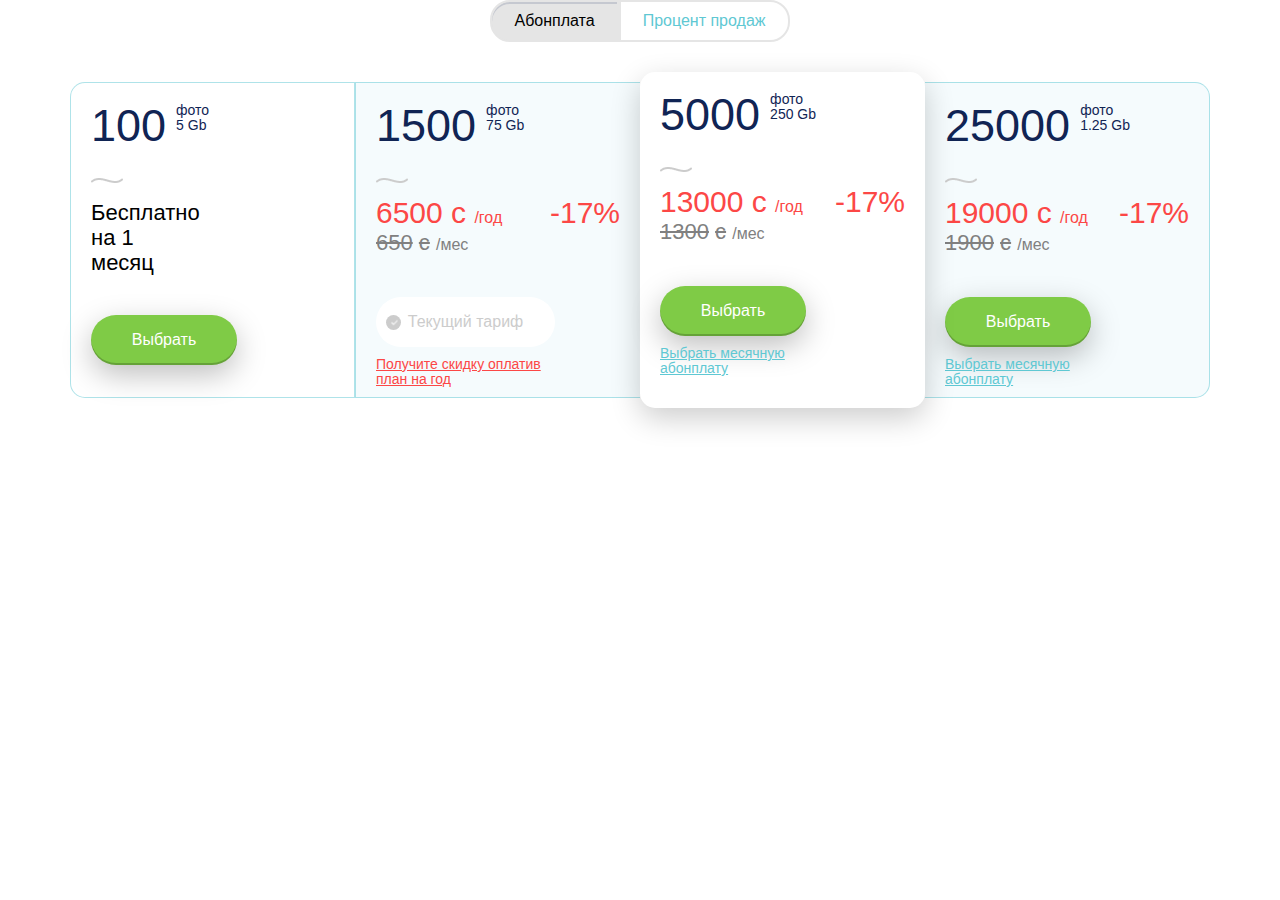
<file: tariffs.html>
<!doctype html>
<html lang="en">
<head>
    <title>Название</title>
    <meta charset="UTF-8">
    <meta name="viewport" content="width=device-width, user-scalable=no, initial-scale=1.0, maximum-scale=1.0, minimum-scale=1.0">
    <meta http-equiv="X-UA-Compatible" content="ie=edge">
    <link rel="stylesheet" href="css/style-tariffs.css">
    <link rel="stylesheet" href="css/media.css">
</head>
<body>
<div class="tabs-holder">
    <div class="flex-center-x">
        <ul class="tabs-nav flex">
            <li class="tabs-nav__tab selected" data-tab="monthly-fee">Абонплата</li>
            <li class="tabs-nav__tab" data-tab="percent">Процент продаж</li>
        </ul>
    </div>
    <div class="tabs-content">
        <div class="parent show-box" data-tab="monthly-fee">
            <div class="container">
                <div class="section-tariffs">
                    <ul class="flex-space-b">
                        <li class="section-tariffs__el">
                            <div class="section-tariffs__quantity flex">
                                <span class="section-tariffs__quantity-sum">100</span>
                                <span class="section-tariffs__quantity-text">фото <br> 5 Gb</span>
                            </div>
                            <span class="section-tariffs__line"></span>
                            <span class="section-tariffs__none-price">
                                Бесплатно на 1 месяц
                             </span>
                            <a href="#" class="section-tariffs__btn">Выбрать</a>
                        </li>
                        <li class="section-tariffs__el">
                            <div class="section-tariffs__quantity flex">
                                <span class="section-tariffs__quantity-sum">1500</span>
                                <span class="section-tariffs__quantity-text">фото <br> 75 Gb</span>
                            </div>
                            <span class="section-tariffs__line"></span>
                            <div class="section-tariffs__box-price flex-space-b">
                                <div class="section-tariffs__box-price_left">
                                    <span class="section-tariffs__price">6500
                                        <span class="rub">c</span>
                                        <span class="section-tariffs__price_small">/год</span>
                                    </span>
                                    <span class="section-tariffs__old-price"><strike>650</strike>
                                        <span class="rub"><strike>c</strike></span>
                                        <span class="section-tariffs__price_small">/мес</span>
                                    </span>
                                </div>
                                <div class="section-tariffs__box-price_right">
                                    <span class="section-tariffs__percent">-17%</span>
                                </div>
                            </div>
                            <a href="#" class="section-tariffs__btn btn-current"><div class="btn-current__check"></div>Текущий тариф

                            </a>
                            <a href="#" class="section-tariffs__text-description">Получите скидку оплатив план на
                                год</a>
                        </li>
                        <li class="section-tariffs__el section-tariffs__el-larger">
                            <div class="section-tariffs__quantity flex">
                                <span class="section-tariffs__quantity-sum">5000</span>
                                <span class="section-tariffs__quantity-text">фото <br> 250 Gb</span>
                            </div>
                            <span class="section-tariffs__line"></span>
                            <div class="section-tariffs__box-price flex-space-b">
                                <div class="section-tariffs__box-price_left">
                                    <span class="section-tariffs__price">13000
                                        <span class="rub">c</span>
                                        <span class="section-tariffs__price_small">/год</span>
                                    </span>
                                    <span class="section-tariffs__old-price"><strike>1300</strike>
                                        <span class="rub"><strike>c</strike></span>
                                        <span class="section-tariffs__price_small">/мес</span>
                                    </span>
                                </div>
                                <div class="section-tariffs__box-price_right">
                                    <span class="section-tariffs__percent">-17%</span>
                                </div>
                            </div>
                            <a href="#" class="section-tariffs__btn">Выбрать</a>
                            <a href="#"  class="section-tariffs__text-description">Выбрать месячную абонплату</a>
                        </li>
                        <li class="section-tariffs__el">
                            <div class="section-tariffs__quantity flex">
                                <span class="section-tariffs__quantity-sum">25000</span>
                                <span class="section-tariffs__quantity-text">фото <br> 1.25 Gb</span>
                            </div>
                            <span class="section-tariffs__line"></span>
                            <div class="section-tariffs__box-price flex-space-b">
                                <div class="section-tariffs__box-price_left">
                                    <span class="section-tariffs__price"> 19000
                                        <span class="rub">c</span>
                                        <span class="section-tariffs__price_small">/год</span>
                                    </span>
                                    <span class="section-tariffs__old-price"><strike> 1900</strike>
                                        <span class="rub"><strike>c</strike></span>
                                        <span class="section-tariffs__price_small">/мес</span>
                                    </span>
                                </div>
                                <div class="section-tariffs__box-price_right">
                                    <span class="section-tariffs__percent">-17%</span>
                                </div>
                            </div>
                            <a href="#" class="section-tariffs__btn">Выбрать</a>
                            <a href="#" class="section-tariffs__text-description">Выбрать месячную абонплату</a>
                        </li>
                    </ul>
                </div>
            </div>
        </div>
        <div class="parent" data-tab="percent">
            <div class="container">
                <div class="section-tariffs section-sales">
                    <ul class="flex-center-x">
                        <li class="section-tariffs__el">
                            <div class="section-tariffs__quantity flex">
                                <span class="section-tariffs__quantity-sum">7%</span>
                                <span class="section-tariffs__quantity-text">от суммы продаж<br>в месяц</span>
                            </div>
                            <div class="section-tariffs__photo">
                                <span class="section-tariffs__quantity-photo">1500 фото</span>
                                <span class="section-tariffs__text-photo">75 Gb</span>
                            </div>
                            <span class="section-tariffs__line"></span>
                            <div class="section-tariffs__box-price flex-space-b">
                                <div class="section-tariffs__box-price_left">
                                    <span class="section-tariffs__price">149
                                        <span class="rub">c</span>
                                        <span class="section-tariffs__price_small">/год</span>
                                    </span>
                                </div>
                            </div>
                            <a href="#" class="section-tariffs__btn">Выбрать</a>
                        </li>
                        <li class="section-tariffs__el section-tariffs__el-larger">
                            <div class="section-tariffs__quantity flex">
                                <span class="section-tariffs__quantity-sum">10%</span>
                                <span class="section-tariffs__quantity-text">от суммы продаж<br>в месяц</span>
                            </div>
                            <div class="section-tariffs__photo">
                                <span class="section-tariffs__quantity-photo">5000 фото</span>
                                <span class="section-tariffs__text-photo">250 Gb</span>
                            </div>
                            <span class="section-tariffs__line"></span>
                            <div class="section-tariffs__box-price flex-space-b">
                                <div class="section-tariffs__box-price_left">
                                    <span class="section-tariffs__price">149
                                        <span class="rub">c</span>
                                        <span class="section-tariffs__price_small">/год</span>
                                    </span>
                                </div>
                            </div>
                            <a href="#" class="section-tariffs__btn">Выбрать</a>
                        </li>
                        <li class="section-tariffs__el">
                            <div class="section-tariffs__quantity flex">
                                <span class="section-tariffs__quantity-sum">15%</span>
                                <span class="section-tariffs__quantity-text">от суммы продаж<br>в месяц</span>
                            </div>

                            <div class="section-tariffs__photo">
                                <span class="section-tariffs__quantity-photo">25000 фото</span>
                                <span class="section-tariffs__text-photo">1.25 Gb</span>
                            </div>
                            <span class="section-tariffs__line"></span>
                            <div class="section-tariffs__box-price flex-space-b">
                                <div class="section-tariffs__box-price_left">
                                    <span class="section-tariffs__price">149
                                        <span class="rub">c</span>
                                        <span class="section-tariffs__price_small">/год</span>
                                    </span>
                                </div>
                            </div>
                            <a href="#" class="section-tariffs__btn">Выбрать</a>
                        </li>
                    </ul>
                </div>
            </div>
        </div>
    </div>
</div>
<script src="https://ajax.googleapis.com/ajax/libs/jquery/1.11.3/jquery.min.js"></script>
<script src="js/jquery.mask.js"></script>
<script src="js/main.js"></script>
</body>
</html>
</file>
<file: css/style-tariffs.css>
.flex {
    display: flex;
    display: -webkit-box;
    display: -ms-flexbox;
    display: -webkit-flex;
    -webkit-flex-wrap: wrap;
    -ms-flex-wrap: wrap;
    flex-wrap: wrap;
}
.flex-center-x {
    display: flex;
    display: -webkit-box;
    display: -ms-flexbox;
    display: -webkit-flex;
    -webkit-box-pack: center;
    -moz-box-pack: center;
    -ms-flex-pack: center;
    -webkit-justify-content: center;
    justify-content: center;
    -webkit-flex-wrap: wrap;
    -ms-flex-wrap: wrap;
    flex-wrap: wrap;
}
.flex-end-x {
    display: flex;
    display: -webkit-box;
    display: -ms-flexbox;
    display: -webkit-flex;
    -webkit-box-pack: end;
    -moz-box-pack: end;
    -ms-flex-pack: end;
    -webkit-justify-content: flex-end;
    justify-content: flex-end;
    -webkit-flex-wrap: wrap;
    -ms-flex-wrap: wrap;
    flex-wrap: wrap;
}
.flex-end-y {
    display: flex;
    display: -webkit-box;
    display: -ms-flexbox;
    display: -webkit-flex;
    -webkit-box-align: end;
    -webkit-align-items: flex-end;
    align-items: flex-end;
    align-content: flex-end;
    -webkit-flex-wrap: wrap;
    -ms-flex-wrap: wrap;
    flex-wrap: wrap;
}
.flex-center-y {
    display: flex;
    display: -webkit-box;
    display: -ms-flexbox;
    display: -webkit-flex;
    -webkit-box-align: center;
    -webkit-align-items: center;
    align-items: center;
    align-content: center;
    -webkit-flex-wrap: wrap;
    -ms-flex-wrap: wrap;
    flex-wrap: wrap;
    height: 100%;
}
.flex-space-b {
    display: flex;
    display: -webkit-box;
    display: -ms-flexbox;
    display: -webkit-flex;
    -webkit-box-pack: justify;
    -moz-box-pack: justify;
    -ms-flex-pack: justify;
    -webkit-justify-content: space-between;
    justify-content: space-between;
    -webkit-flex-wrap: wrap;
    -ms-flex-wrap: wrap;
    flex-wrap: wrap;
}
.no-wrap {
    -webkit-flex-wrap: nowrap;
    -ms-flex-wrap: nowrap;
    flex-wrap: nowrap;
}
img {
    display: block;
    max-width: 100%;
}
body {
    background: #fff;
    margin: 0;
    font-family: Helvetica;
    color: #040406;
    font-size: 16px;
    overflow-x: hidden;
    position: relative;
}
a:focus {
    outline: none;
}
a {
    text-decoration: none;
    color: #545454;
}
ul {
    padding: 0;
    margin: 0;
    list-style: none;
}
input:focus::-webkit-input-placeholder,
textarea:focus::-webkit-input-placeholder {
    color: transparent !important;
}
input:focus::-moz-placeholder,
textarea:focus::-moz-placeholder {
    color: transparent !important;
}
input:focus:-moz-placeholder,
textarea:focus:-moz-placeholder{
    color: transparent !important;
}
input,
button,
select,
textarea {
    margin: 0;
    font-family: inherit;
    font-size: inherit;
    line-height: inherit;
}
input:focus,
textarea:focus,
button:focus,
select:focus {
    outline: none;
}
p {
    margin: 0 0 15px;
    line-height: 20px;
}
p:last-child {
    margin: 0;
}
p a {
    text-decoration: underline;
}
p a:hover {
    text-decoration: none;
}
* {
    -webkit-box-sizing: border-box;
    -moz-box-sizing: border-box;
    box-sizing: border-box;
}
button {
    border: none;
    cursor: pointer;
}
.container {
    margin: 0 auto;
    padding: 0 15px;
}
.section-tariffs {
    margin-top: 40px;
}
.section-tariffs__el {
    background: #FFFFFF;
    border: 1px solid rgba(95, 200, 211, 0.5);
    padding: 20px 20px 10px 20px;
    width: 25%;
}
.section-tariffs__el:nth-of-type(2n) {
    background: #F5FBFD;
}
.section-tariffs__el:nth-of-type(2) {
    border-right: none;
}
.section-tariffs__el:last-child {
    border-left: none;
}
.section-tariffs__el:first-child {
    border-radius: 15px 0px 0px 15px;
}
.section-tariffs__el:last-child {
    border-radius: 0px 15px 15px 0px;
}
.section-tariffs__quantity-sum {
    font-size: 45px;
    line-height: 45px;
    color: #102454;
    font-family: "Casper-Bold",sans-serif;
}
.section-tariffs__quantity-text {
    font-family: "Casper",sans-serif;
    font-size: 14px;
    line-height: 15px;
    color: #102454;
    margin-left: 10px;
}
.section-tariffs__line {
    display: block;
    background: url("../images/line-tariffs.png") no-repeat;
    width: 32px;
    height: 5px;
    margin-top: 30px;
    margin-bottom: 17px;
}
.section-tariffs__none-price {
    font-family: "Casper-Bold",sans-serif;
    font-size: 22px;
    line-height: 25px;
    color: #000000;
    max-width: 110px;
    display: block;
    min-height: 59px;
}
.section-tariffs__btn {
    background: #7FCB46;
    box-shadow: 0px 10px 30px rgba(0, 0, 0, 0.25), inset 0px -2px 0px rgba(0, 0, 0, 0.2);
    border-radius: 25px;
    transition: all ease .5s;
    max-width: 146px;
    width: 100%;
    padding: 16px 0;
    display: block;
    margin-top: 40px;
    text-align: center;
    color: #FFFFFF;
}
.section-tariffs__btn:hover {
    transform: translateY(-5px);
    background-color: #70b035;
}
.section-tariffs__price {
    font-family: "Casper-Bold",sans-serif;
    font-size: 30px;
    line-height: 25px;
    color: #FC4746;
    display: block;
}
.section-tariffs__old-price {
    font-family: "Casper-Bold",sans-serif;
    font-size: 22px;
    line-height: 25px;
    color: #808080;
    display: block;
}
.section-tariffs__percent {
    font-family: "Casper-Bold",sans-serif;
    font-size: 30px;
    line-height: 25px;
    color: #FC4746;
}
.section-tariffs__price_small {
    font-size: 16px;
}
.rub {
    font-family: "ALS",sans-serif;
}
.btn-current {
    background: #FFFFFF;
    text-align: center;
    color: #CCCCCC;
    font-family: "Casper-Bold",sans-serif;
    font-size: 16px;
    width: 100%;
    max-width: 179px;
    position: relative;
    box-shadow: none;
}
.btn-current:hover {
    transform: none;
    background: #FFFFFF;
}
.section-tariffs__text-description {
    font-family: "Casper-Bold",sans-serif;
    font-size: 14px;
    line-height: 15px;
    text-decoration-line: underline;
    color: #5FC8D3;
    max-width: 179px;
    display: block;
    margin-top: 10px;
}
.section-tariffs__el:nth-of-type(2) .section-tariffs__text-description {
    color: #FC4746;
}
.btn-current {
    position: relative;
}
.btn-current .btn-current__check {
    border-radius: 50%;
    background: #CCCCCC;
    position: absolute;
    width: 15px;
    height: 15px;
    top: calc(50% - 7.5px);
    left: 10px
}
.btn-current__check:after {
    content: '';
    display: block;
    background: url("../images/check.png");
    width: 7px;
    height: 7px;
    position: absolute;
    top: 49%;
    left: 50%;
    transform: translate(-50%, -50%);
}
.section-tariffs__el-larger {
    margin: -10px 0;
    z-index: 2;
    position: relative;
    box-shadow: 0px 10px 30px rgba(0, 0, 0, 0.2);
    border-radius: 15px;
    background: #ffffff;
    border: none;
}
.tabs-nav__tab {
    padding: 10px 22px;
    color: #5FC8D3;
    font-family: "Casper-Bold",sans-serif;
    font-size: 16px;
    border: 2px solid #E5E5E5;
    background: #FFFFFF;
}
.tabs-nav__tab:first-child {
    border-radius: 20px 0px 0px 20px;
}
.tabs-nav__tab:last-child {
    border-radius: 0px 20px 20px 0px;
}
.tabs-nav__tab.selected {
    background: #E5E5E5;
    color: #000000;
    box-shadow: inset 0px 2px 0px rgba(16, 36, 84, 0.15);
}
.tabs-nav li {
    cursor: pointer;
}
.parent {
    display: none;
}
.show-box {
    display: block;
}
.section-sales ul li {
    background: #F5FBFD;
}
.section-sales ul li:first-child {
    border-right: none;
}
.section-sales ul li:nth-of-type(2) {
    background: #ffffff;
    padding-top: 30px;
}
.section-sales ul li:last-child {
    border: 1px solid rgba(95, 200, 211, 0.5);
    border-left: none;
}
.section-sales .section-tariffs__el {
    padding-bottom: 20px;
}
.section-sales .section-tariffs__el:nth-of-type(2) .section-tariffs__quantity-sum,
.section-sales .section-tariffs__el:nth-of-type(2) .section-tariffs__quantity-text {
    color: #FC4746;
}
.section-tariffs__photo {
    font-family: "Casper-Bold",sans-serif;
    font-size: 22px;
    color: #5FC8D3;
    margin-top: 20px;
}
.section-tariffs__text-photo {
    font-family: "Casper-Bold",sans-serif;
    font-size: 14px;
    display: block;
}
.section-sales .section-tariffs__line {
    margin-top: 40px;
}
.section-sales .section-tariffs__price {
    color: #000000;
    font-family: "Casper-Bold",sans-serif;
    font-size: 30px;
}
.section-sales .section-tariffs__btn {
    margin-top: 20px;
}
.section-my-tariff {
    margin-top: 50px;
}
.section-my-tariff > li {
    background: #F5FBFD;
    width: 33%;
    border: none;
    padding: 25px;
    position: relative;
}
.section-my-tariff > li:last-child {
    border-radius: 0px 15px 15px 0px;
}
.section-my-tariff__my-tariff {
    font-family: "Astra",sans-serif;
    font-size: 16px;
    text-transform: uppercase;
    color: #000000;
    margin-bottom: 10px;
    display: block;
}
.section-my-tariff__archive,
.section-my-tariff__payment {
    font-family: "Astra",sans-serif;
    font-size: 16px;
    color: #000000;
    display: block;
}
.section-my-tariff .section-tariffs__text-description {
    color: #FC4746;
    margin-bottom: 15px;
    max-width: 100%;
    font-family: "Astra",sans-serif;
}
.section-my-tariff__change-tariff {
    background: #FFFFFF;
    border: 2px solid #5FC8D3;
    border-radius: 25px;
    display: block;
    text-align: center;
    padding: 5px 20px;
    color: #5FC8D3;
    font-family: "Casper-Bold",sans-serif;
    font-size: 12px;
    max-width: 127px;
    transition: all ease .5s;
}
.section-my-tariff__change-tariff:hover {
    background: #f2f2f2;
}
.section-my-tariff > li:not(:first-child):after {
    content: '';
    width: 1px;
    height: 80%;
    background: #E5E5E5;
    position: absolute;
    top: 30px;
    left: 0;
}
.section-my-tariff__balance-text {
    font-family: "Astra",sans-serif;
    font-size: 16px;
    text-transform: uppercase;
    color: #000000;
}
.section-my-tariff__replenish {
    max-width: 101px;
    width: 100%;
    color: #ffffff;
    font-family: "Casper-Bold",sans-serif;
    font-size: 12px;
    background: #5FC8D3;
    border-radius: 25px;
    padding: 5px 20px;
    margin-left: 15px;
    transition: all ease .5s;
}
.section-my-tariff__replenish:hover {
    background: #5ab8c3;
}
.section-my-tariff__balance-b {
    font-family: "Astra",sans-serif;
    font-size: 14px;
    margin-top: 10px;
    color: #808080;
}
.section-my-tariff__balance-b span:last-child {
    font-family: "Casper-Bold",sans-serif;
}
.section-my-tariff__balance-b > span {
    display: block;
}
.section-my-tariff__sum {
    color: #FC4746;
}
.section-my-tariff__check {
    position: absolute;
    bottom: 30px;
}
.section-my-tariff__check-input {
    opacity: 0;
    position: absolute;
    width: 20px;
    height: 20px;
}
.section-my-tariff__check-label {
    font-family: "Astra",sans-serif;
    font-size: 16px;
    color: #000000;
}
.section-my-tariff__check-label:hover {
    cursor: pointer;
}
.section-my-tariff__check-input + label {
    position: relative;
    padding: 4px 0 0 35px;
    color: #000000;
    font-size: 16px;
    display: block;
    font-family: "Astra",sans-serif;
}
.section-my-tariff__check-input + label:before {
    background: #ffffff;
    border: 2px solid #E5E5E5;
    position: absolute;
    content: '';
    top: 2px;
    left: 0;
    border-radius: 4px;
    width: 16px;
    height: 16px;
}
.section-my-tariff__check-input:checked + label:after {
    position: absolute;
    content: '';
    top: 7px;
    left: 5px;
    width: 10px;
    height: 10px;
    border-radius: 50%;
    background: #5FC8D3;
}
.cart-list {
    margin-bottom: 40px;
}
.section-my-tariff__card {
    position: relative;
}
.section-my-tariff__card-el {
    padding: 10px 10px 10px 38px;
    background: #FFFFFF;
    border: 1px solid rgba(95, 200, 211, 0.5);
}
.section-my-tariff__card-el:first-child {
    border-radius: 15px 15px 0 0;
}
.section-my-tariff__card-el:last-child{
    border-radius: 0 0 15px 15px;
    border-top: 0;
}
.section-my-tariff__card-status,
.section-my-tariff__card-description {
    font-family: "Astra",sans-serif;
    font-size: 14px;
    color: #5FC8D3;
    display: block;
}
.section-my-tariff__card-number {
    font-family: "Astra",sans-serif;
    font-size: 16px;
    color: #808080;
    display: block;
}
.section-my-tariff__card-status,
.section-my-tariff__card-number {
    margin-bottom: 3px;
}
.section-my-tariff__card-description {
    color: #CCCCCC;
}
.section-my-tariff__card-el.active {
    border: 1px solid #5FC8D3;
}
.section-my-tariff__card-el.active .section-my-tariff__card-number {
    color: #000000;
}
.btn-current__check {
    border-radius: 50%;
    background: rgba(95, 200, 211, 0.5);
    position: absolute;
    width: 15px;
    height: 15px;
    top: calc(50% - 7.5px);
    left: 10px
}
.section-my-tariff__card .btn-current__check {
    top: 13px;
}
.section-my-tariff__card-el {
    position: relative;
}
.section-my-tariff__card-el.active .btn-current__check {
    background: #5FC8D3;
}
.section-my-tariff__card-el_more {
    position: absolute;
    top: 20px;
    right: 15px;
    padding: 3px 0;
}
.section-my-tariff__card-el_more span {
    width: 4px;
    height: 4px;
    background: #5FC8D3;
    display: block;
}
.section-my-tariff__card-el_more span:not(:first-child) {
    margin-left: 3px;
}
.section-my-tariff__card-add > span {
    font-family: "Astra",sans-serif;
    font-size: 14px;
    text-decoration-line: underline;
    color: #5FC8D3;
    position: relative;
    display: block;
    padding-left: 13px;
}
.section-my-tariff__card-add > .add-btn {
    background: #5FC8D3;
    width: 15px;
    height: 15px;
    color: #ffffff;
    border-radius: 50%;
    display: block;
    text-align: center;
    position: relative;
}
.section-my-tariff__card-add > .add-btn span {
    display: block;
    color: #ffffff;
    position: absolute;
    top: 43%;
    left: 50%;
    transform: translate(-50%, -50%);
}
.section-my-tariff__card-add {
    position: absolute;
    bottom: 30px;
    padding-left: 11px;
}

.table-transaction {
    margin-top: 30px;
    width: 100%;
    text-align: left;
}
.table-transaction th {
    font-family: "Casper-Bold",sans-serif;
    font-size: 12px;
    text-decoration-line: underline;
    color: #808080;
    padding: 15px 0;
}
.table-transaction th:first-child {
    color: #5FC8D3;
    position: relative;
}
.table-transaction th:first-child:after {
    width: 0;
    height: 0;
    border-style: solid;
    border-width: 5px 5px 0 5px;
    border-color: #5FC8D3 transparent transparent transparent;
    content: '';
    position: absolute;
    top: calc(50% - 2.5px);
    left: 41px;
    display: block;
    transition: all ease .5s;
}
.table-transaction  td,
.table-transaction thead th {
    border-bottom: 1px solid #E5E5E5;
}
.table-transaction tr td:first-child,
.table-transaction tr td:last-child {
    font-family: "Casper-Bold",sans-serif;
    font-size: 12px;
    color: #808080;
}
.table-transaction tr td:nth-of-type(2),
.table-transaction tr td:nth-of-type(3) {
    font-family: "Casper-Bold",sans-serif;
    font-size: 16px;
    color: #000000;
}
.table-transaction  td {
    padding: 20px 0;
}
.table-transaction th:last-child,
.table-transaction td:last-child {
    text-align: right;
}
.table-transaction th:first-child,
.table-transaction td:first-child {
    padding-left: 10px;
}
.tabs-mobile {
    display: none;
}
.table-transaction-mobile {
    display: none;
}
.menu-hidden {
    padding-top: 20px;
    max-width: 256px;
    position: absolute;
    display: none;
    right: 5px;
    top: 5px;
    border-radius: 0px 0px 15px 15px;
    z-index: 2;
    background: #fff;
}
.menu-hidden__el {
    font-size: 16px;
    margin-bottom: 10px;
    padding-left: 20px;
    padding-right: 15px;
}
.menu-hidden__el a {
    color: #102454;
    transition: all ease .3s;
}
.section-my-tariff__card-el .menu-hidden__el a {
    color: #5FC8D3;
}
.section-my-tariff__card-el .menu-hidden__el-exit a,
.menu-hidden__el-exit a {
    color: #FC4746;
}
.menu-hidden__balance {
    background: #F5FBFD;
    box-shadow: 0px 20px 60px rgba(16, 36, 84, 0.1);
    border-radius: 0px 0px 15px 15px;
    border-top: 1px solid #B1E0EF;
    padding-bottom: 20px;
    padding-left: 20px;
}
.menu-hidden__balance-text {
    font-family: PT Astra Sans;
    font-size: 16px;
    text-transform: uppercase;
    color: #000000;
    display: block;
    margin-top: 20px;
}
.menu-hidden__balance-term {
    margin-top: 5px;
    font-family: PT Astra Sans;
    font-size: 14px;
    display: block;
    color: #808080;
}
.menu-hidden__balance .section-my-tariff__sum {
    display: block;
}
.menu-hidden__el:hover a {
    opacity: 0.8;
}
.table-transaction th:hover {
    cursor: pointer;
}
.th-sort.sorted[data-order='1']:after {
    transform: rotate(180deg);
}
</file>
<file: css/media.css>
@media(min-width: 1200px) {
    .container {
        width: 1170px;
    }
    .section-my-tariff__balance .section-my-tariff__change-tariff {
        display: none;
    }
}
@media (min-width:991px) and (max-width: 1200px) {
    .section-tariffs__price {
        font-size: 29px;
    }
    .section-my-tariff__balance .section-my-tariff__change-tariff {
        display: none;
    }
}
@media (min-width:767px) and (max-width:991px) {
    .section-tariffs__quantity-sum {
        font-size: 33px;
    }
    .section-tariffs__none-price {
        min-height: 85px;
    }
    .section-tariffs__el .btn-current__check {
        display: none;
    }
    .section-my-tariffs__el {
        display: block;
    }
    .section-my-tariff__balance .section-my-tariff__change-tariff {
        margin-top: 10px;
    }
    .section-my-tariff__replenish {
        display: none;
    }
    .section-my-tariff > li {
        padding-bottom: 45px;
    }
    .section-my-tariff__card-el {
        padding-left: 30px;
        padding-right: 30px;
    }

}
@media(max-width: 767px) {
    .tabs-mobile {
        margin-top: 20px;
        display: flex;
        display: -webkit-box;
        display: -ms-flexbox;
        display: -webkit-flex;
        border-bottom: 1px solid #E5E5E5;
    }
    .tabs-mobile__el {
        font-family: "Astra",sans-serif;
        font-size: 16px;
        text-transform: uppercase;
        color: #5FC8D3;
        width: 33%;
        display: block;
        padding-bottom: 17px;
        position: relative;
    }
    .tabs-mobile__el.active {
        color: #000000;
    }
    .tabs-mobile__el.active:after{
        display: block;
    }
    .tabs-mobile__el:after {
        content: '';
        position: absolute;
        bottom: 0;
        width: 60%;
        height: 1px;
        background: #000000;
        display: none;
    }
    .section-my-tariff > li {
        width: 100%;
        border-radius: 15px !important;
    }
    .section-my-tariff__change-tariff {
        padding-bottom: 10px;
        padding-top: 10px;
        max-width: 100%;
        font-size: 16px;
    }
    .section-my-tariff__check {
        position: static;
    }
    .section-my-tariff__replenish {
        display: none;
    }
    .section-my-tariff__balance .section-my-tariff__change-tariff {
        display: block;
        margin: 20px 0;
    }
    .section-my-tariff__sum {
        color: #FC4746;
        position: absolute;
        top: 25px;
        right: 20px;
    }
    .section-my-tariff > li:after {
        display: none;
    }
    .section-my-tariff__card-add {
        position: static;
        margin-top: 31px;
    }
    .section-my-tariff__card-el {
        padding: 10px 30px 10px 38px;
    }
    .section-my-tariffs__el {
        display: none;
        max-width: 450px;
        margin: 0 auto;
    }
    .section-my-tariffs__el.show-box {
        display: block;
    }
    .section-tariffs__el {
        width: 100%;
        padding-bottom: 25px;
        max-width: 450px;
        margin: 0 auto;
    }
    .section-tariffs__el:nth-of-type(3) {
        margin: -10px auto;
    }
    .section-tariffs__el:first-child {
        border-radius: 15px 15px 0px 0px;
        border-bottom: none;

    }
    .section-tariffs__el:nth-of-type(2),
    .section-sales ul li:first-child {
        border: 1px solid rgba(95, 200, 211, 0.5);
    }
    .section-sales ul li:first-child {
        padding-bottom: 30px;
    }
    .section-tariffs__el:last-child {
        border-radius: 0px 0px 15px 15px;
        border: 1px solid rgba(95, 200, 211, 0.5);
    }
    .section-tariffs__none-price {
        max-width: 100%;
        min-height: auto;
    }
    .section-tariffs__btn {
        max-width: 100%;
    }
    .btn-current .btn-current__check {
        left: calc(50% - 80px);
    }
    .section-tariffs__text-description {
        text-align: center;
        max-width: 100%;
    }
    .section-tariffs__el:nth-of-type(2) .section-tariffs__text-description {
        margin-bottom: 10px;
    }
    .section-tariffs__el:last-child {
        padding-top: 30px;
    }
    .section-sales ul li:nth-of-type(2) {
        margin: -10px auto;
    }

    .table-email tr th:first-child,
    .table-email tr th:last-child,
    .table-email tr td:last-child {
        padding-right: 0px;
        padding-left: 0px;
    }
    .table-email,
    .table-transaction {
        display: none;
    }
    .table-email-mobile,
    .table-transaction-mobile {
        display: table;
    }
    .table-email .name,
    .table-transaction-mobile span {
        display: block;
    }
    .table-transaction-mobile .table-transaction-mobile__change-tariff {
        margin-top: 10px;
        font-family: "Casper-Bold",sans-serif;
        font-size: 16px;
        color: #000000;;
    }
    .table-transaction-mobile .rub {
        display: contents;
    }
    .menu-hidden {
        left: 20px;
        right: auto;
        border: 1px solid #ebebeb;
        border-radius: 15px;
    }
    .menu-hidden__balance .section-my-tariff__sum {
        position: static;
    }
    .step-mail > div {
        padding: 10px 0;
    }
    .head-panel-mail {
        overflow-x: scroll;
    }
    .panel-mail {
        min-width: 510px;
    }
    .table-email a.delete {
        display: block;
        margin-left: 0px;
    }
}
</file>
